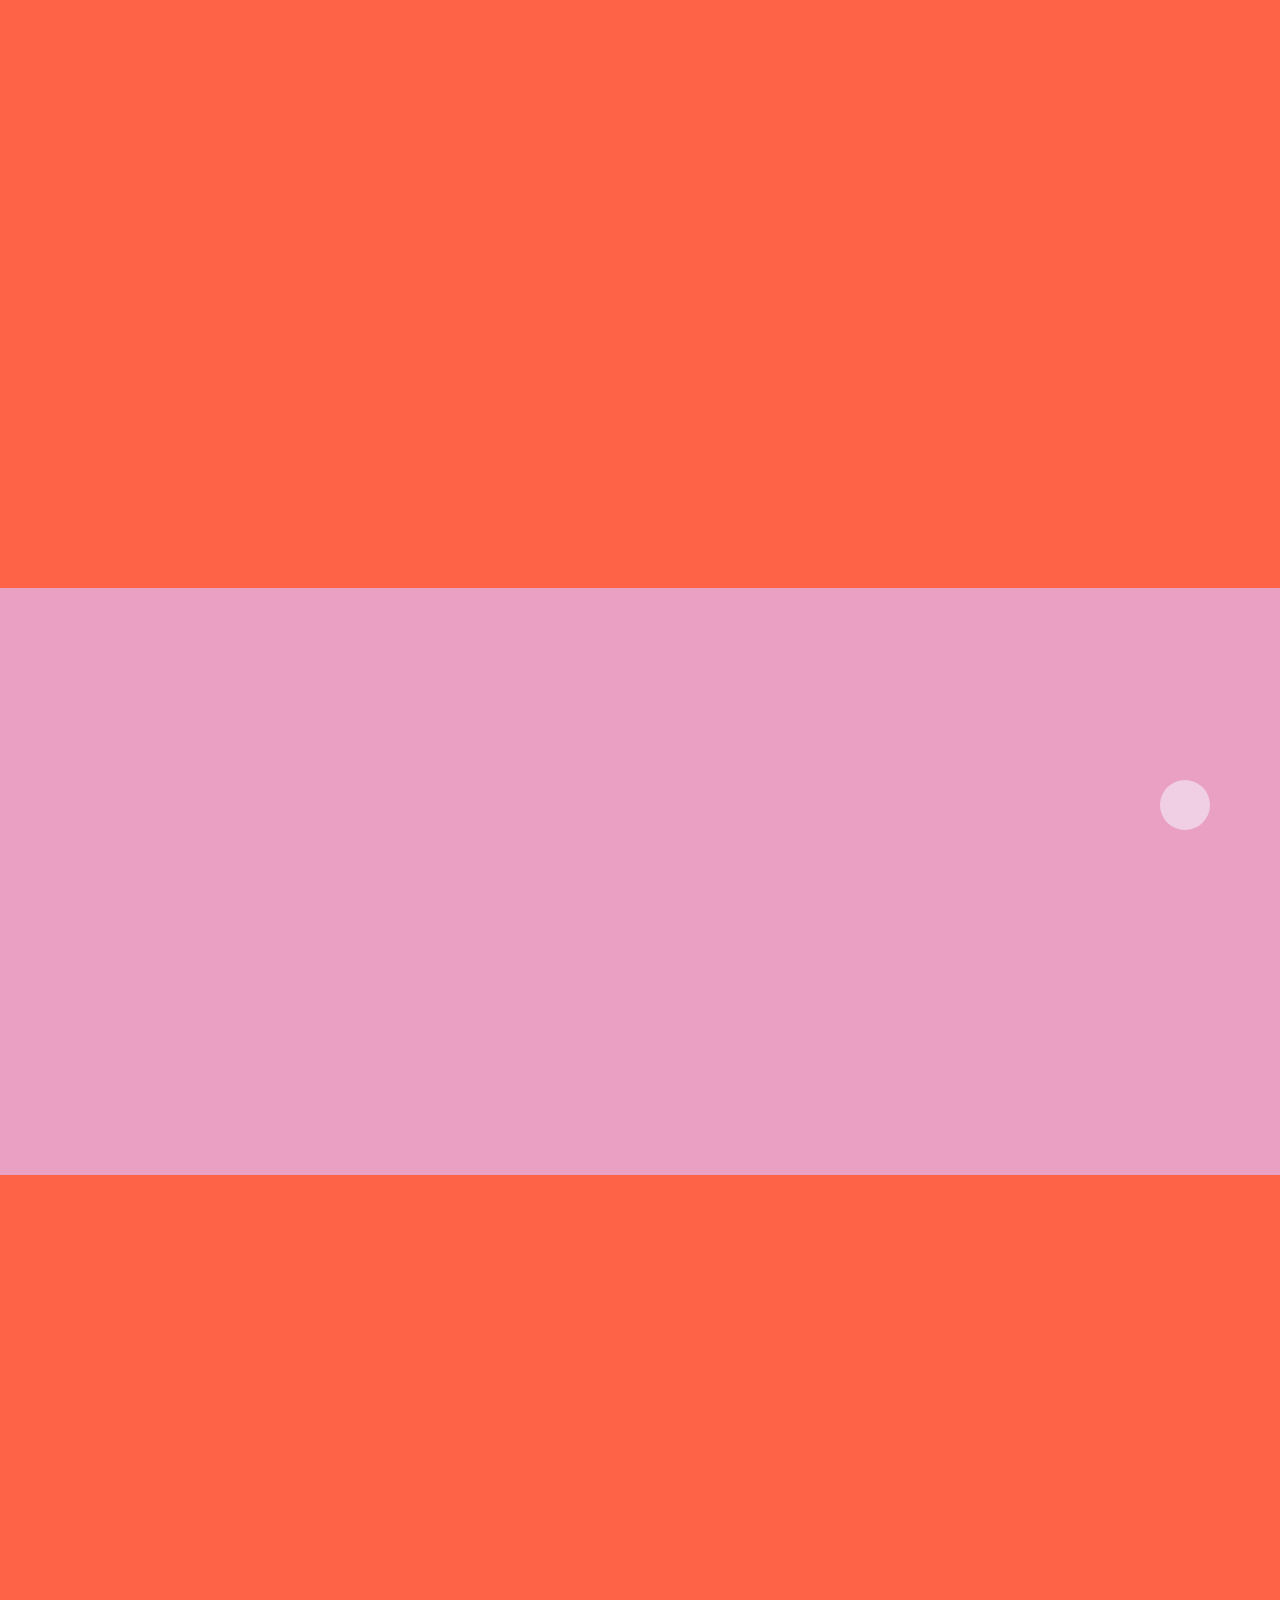
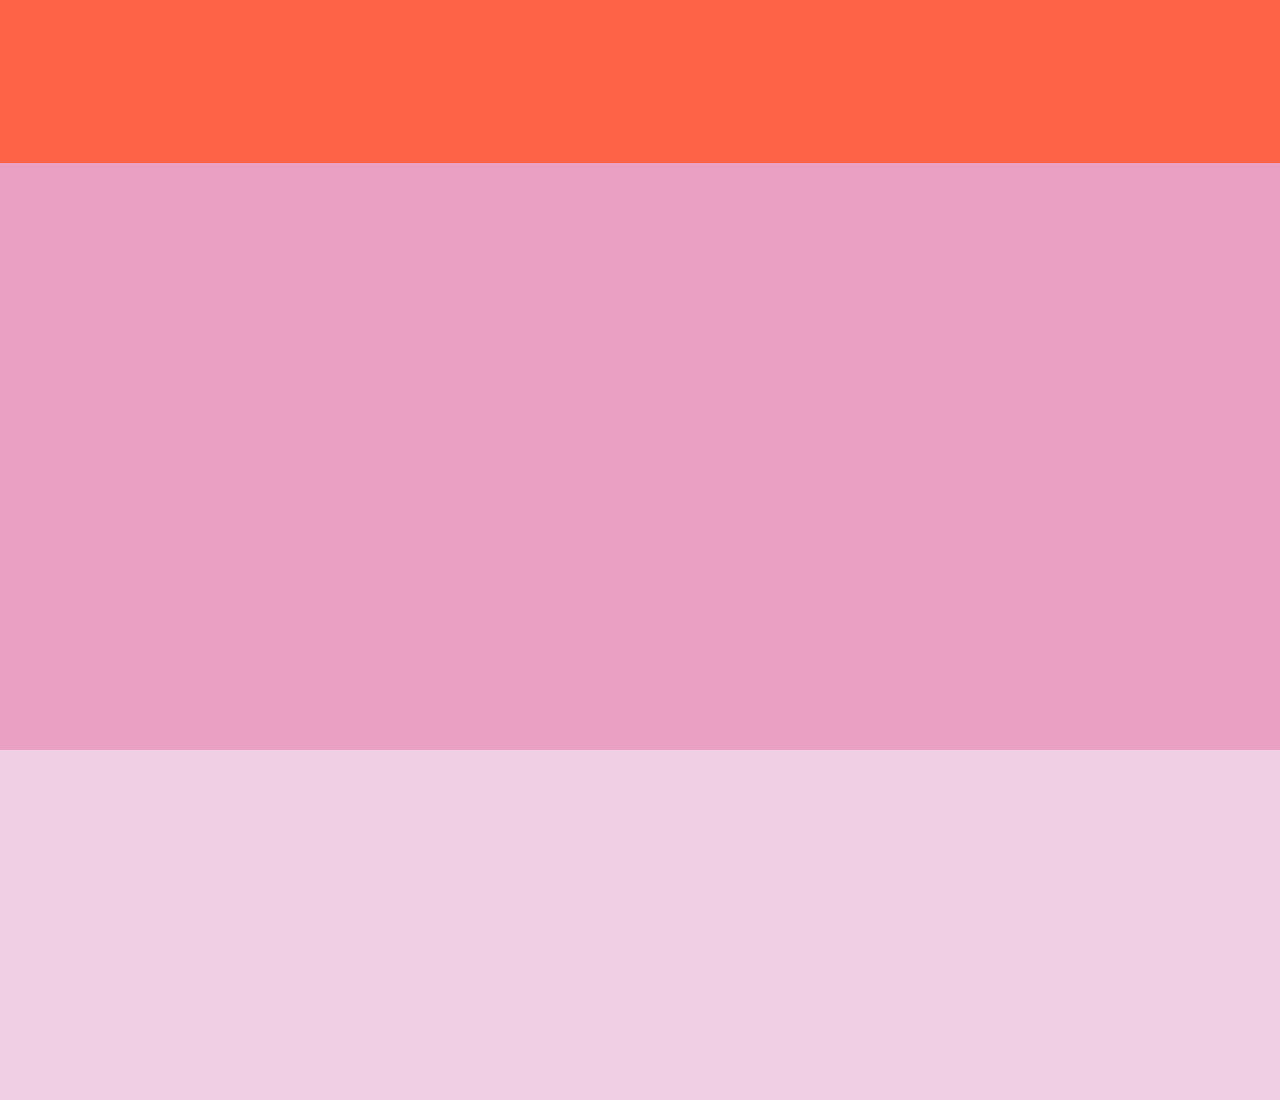
<file: index.html>
<!DOCTYPE html>
<html lang="pl">
<head>
    <meta charset="UTF-8">
    <meta name="viewport" content="width=device-width, initial-scale=1.0">
    <title>Gosia Scroll 2</title>

    <link rel="stylesheet" href="https://pro.fontawesome.com/releases/v5.10.0/css/all.css" integrity="sha384-AYmEC3Yw5cVb3ZcuHtOA93w35dYTsvhLPVnYs9eStHfGJvOvKxVfELGroGkvsg+p" crossorigin="anonymous"/>
    <link rel="stylesheet" href="style.css">
</head>
<body>
    <section class="one">
        <i class="fas fa-chevron-down"></i><i class="fas fa-chevron-down"></i><i class="fas fa-chevron-down"></i><i class="fas fa-chevron-down"></i>
    </section>
    <section class="two">
        <i class="fas fa-chevron-down"></i><i class="fas fa-chevron-down"></i><i class="fas fa-chevron-down"></i><i class="fas fa-chevron-down"></i>
    </section>
    <section class="three">
        <i class="fas fa-chevron-down"></i><i class="fas fa-chevron-down"></i><i class="fas fa-chevron-down"></i><i class="fas fa-chevron-down"></i>
    </section>
    <section class="four">
        <i class="fas fa-chevron-down"></i><i class="fas fa-chevron-down"></i><i class="fas fa-chevron-down"></i><i class="fas fa-chevron-down"></i>
    </section>
    <footer><i class="far fa-heart"></i></footer>
    <div class="heyYou"><i class="fab fa-diaspora"></i><i class="pos"></i></div>


    <script src="script.js"></script>


</body>
</html>
</file>
<file: style.css>
@import url('https://fonts.googleapis.com/css2?family=Lora:wght@400;700&display=swap');
@import url('https://fonts.googleapis.com/css2?family=Lato&display=swap');

* {
    margin: 0;
    padding: 0;
    box-sizing: border-box;
    font-family: 'Lora', serif;
}

body {
    display: flex;
    flex-direction: column;
    min-height: 300vh;
}

section.one,
section.three {
    background-color: tomato;
    color: rgb(233, 160, 194);
    flex-grow: 1;
}

section.two,
section.four {
    background-color: rgb(233, 160, 194);
    color: tomato;
    flex-grow: 1;
}

section {
    display: flex;
    flex-direction: column;
    justify-content: center;
    text-align: center;
    font-size: 50px;
}

footer {
    flex-basis: 350px;
    width: 100%;
    background-color: rgb(240, 207, 229);
    color: tomato;
    text-align: center;
    line-height: 350px;
    font-size: 100px;
}

.heyYou {
    position: fixed;
    right: 70px;
    bottom: 70px;
    width: 50px;
    height: 50px;
    border-radius: 25px;
    background-color: rgb(240, 207, 229);
    color: tomato;
    overflow: hidden;
    transition: 1s;
}

.heyYou i {
    position: absolute;
    top: 50%;
    left: 0;
    display: block;
    width: 250px;
    transform: translate(10px, -50%);
    font-size: 30px;
}


.heyYou i.pos {
    display: block;
    left: 40px;
    font-family: 'Lato', sans-serif;
    font-size: 20px;
    font-style: normal;
}
</file>
